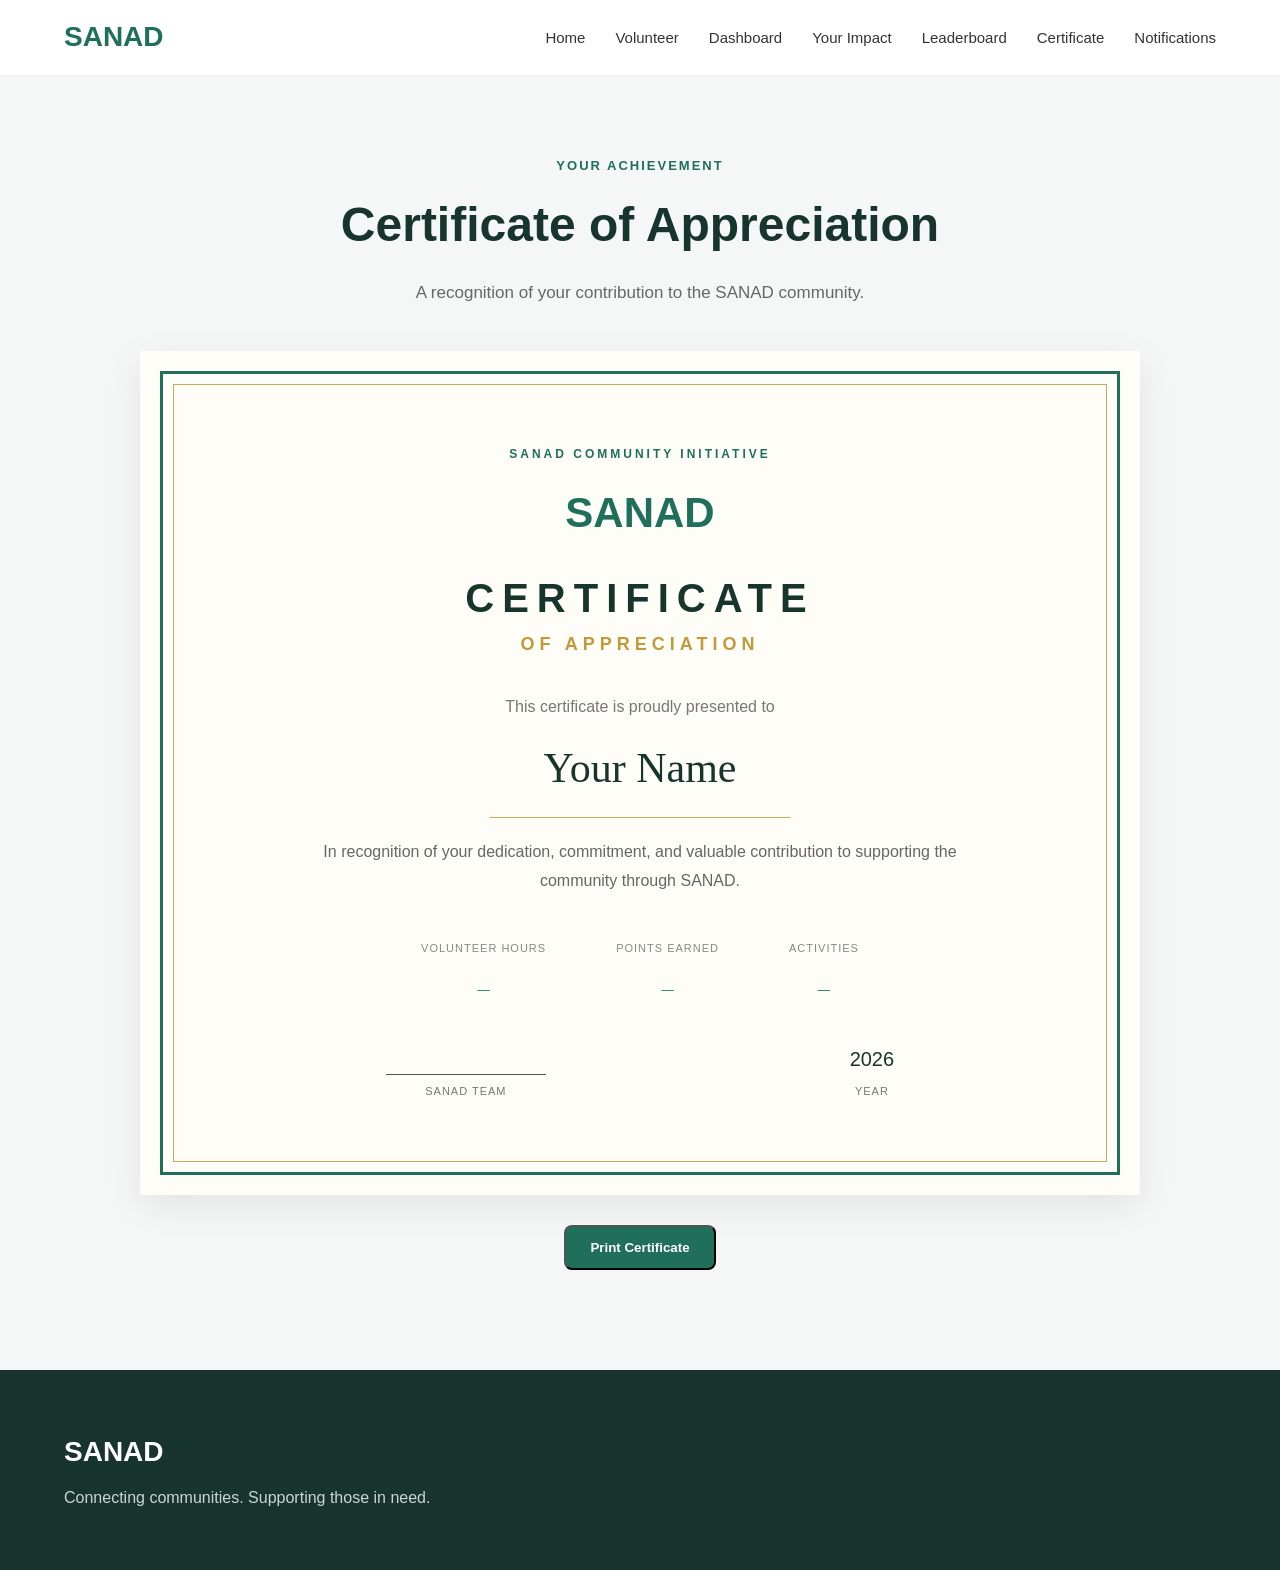
<file: Frontend/pages/certificate.html>
<!DOCTYPE html>
<html lang="en">

<head>

    <meta charset="UTF-8">

    <meta name="viewport" content="width=device-width, initial-scale=1.0">

    <title>SANAD | Certificate</title>

    <link rel="stylesheet" href="../style.css">

</head>

<body>


    <!-- Navigation -->

    <header class="navbar">

        <div class="container navbar-content">

            <a href="../index.html" class="logo">
                SANAD
            </a>

            <nav class="nav-links">

                <a href="../index.html">
                    Home
                </a>

                <a href="volunteer.html">
                    Volunteer
                </a>

                <a href="dashboard.html">
                    Dashboard
                </a>

                <a href="impact.html">
                    Your Impact
                </a>

                <a href="leaderboard.html">
                    Leaderboard
                </a>

                <a href="certificate.html">
                    Certificate
                </a>

                <a href="notifications.html">
                    Notifications
                </a>

            </nav>

        </div>

    </header>



    <!-- Certificate Page -->

    <main>

        <section class="certificate-section">

            <div class="container">


                <div class="certificate-header">

                    <p class="eyebrow">
                        YOUR ACHIEVEMENT
                    </p>

                    <h1>
                        Certificate of Appreciation
                    </h1>

                    <p>
                        A recognition of your contribution to
                        the SANAD community.
                    </p>

                </div>



                <!-- Certificate -->

                <div class="certificate-wrapper">

                    <div class="certificate">


                        <div class="certificate-border">


                            <div class="certificate-content">

                                <p class="certificate-small">
                                    SANAD COMMUNITY INITIATIVE
                                </p>


                                <div class="certificate-logo">
                                    SANAD
                                </div>


                                <p class="certificate-title">
                                    CERTIFICATE
                                </p>


                                <p class="certificate-subtitle">
                                    OF APPRECIATION
                                </p>


                                <p class="certificate-presented">
                                    This certificate is proudly presented to
                                </p>


                                <h2 class="certificate-name">
                                    Your Name
                                </h2>


                                <div class="certificate-line"></div>


                                <p class="certificate-description">
                                    In recognition of your dedication,
                                    commitment, and valuable contribution
                                    to supporting the community through
                                    SANAD.
                                </p>


                                <div class="certificate-details">


                                    <div>

                                        <span>
                                            VOLUNTEER HOURS
                                        </span>

                                        <strong>
                                            _
                                        </strong>

                                    </div>


                                    <div>

                                        <span>
                                            POINTS EARNED
                                        </span>

                                        <strong>
                                            _
                                        </strong>

                                    </div>


                                    <div>

                                        <span>
                                            ACTIVITIES
                                        </span>

                                        <strong>
                                            _
                                        </strong>

                                    </div>


                                </div>


                                <div class="certificate-footer">


                                    <div>

                                        <div class="signature-line">
                                        </div>

                                        <p>
                                            SANAD TEAM
                                        </p>

                                    </div>


                                    <div>

                                        <div class="certificate-date">
                                            2026
                                        </div>

                                        <p>
                                            YEAR
                                        </p>

                                    </div>


                                </div>


                            </div>

                        </div>

                    </div>

                </div>


                <!-- Download Button -->

                <div class="certificate-actions">

                    <button
                        class="btn btn-primary"
                        onclick="window.print()">

                        Print Certificate

                    </button>

                </div>


            </div>

        </section>

    </main>



    <!-- Footer -->

    <footer class="footer">

        <div class="container">

            <h3>
                SANAD
            </h3>

            <p>
                Connecting communities.
                Supporting those in need.
            </p>

        </div>

    </footer>


    <script src="../script.js"></script>

</body>

</html>
</file>
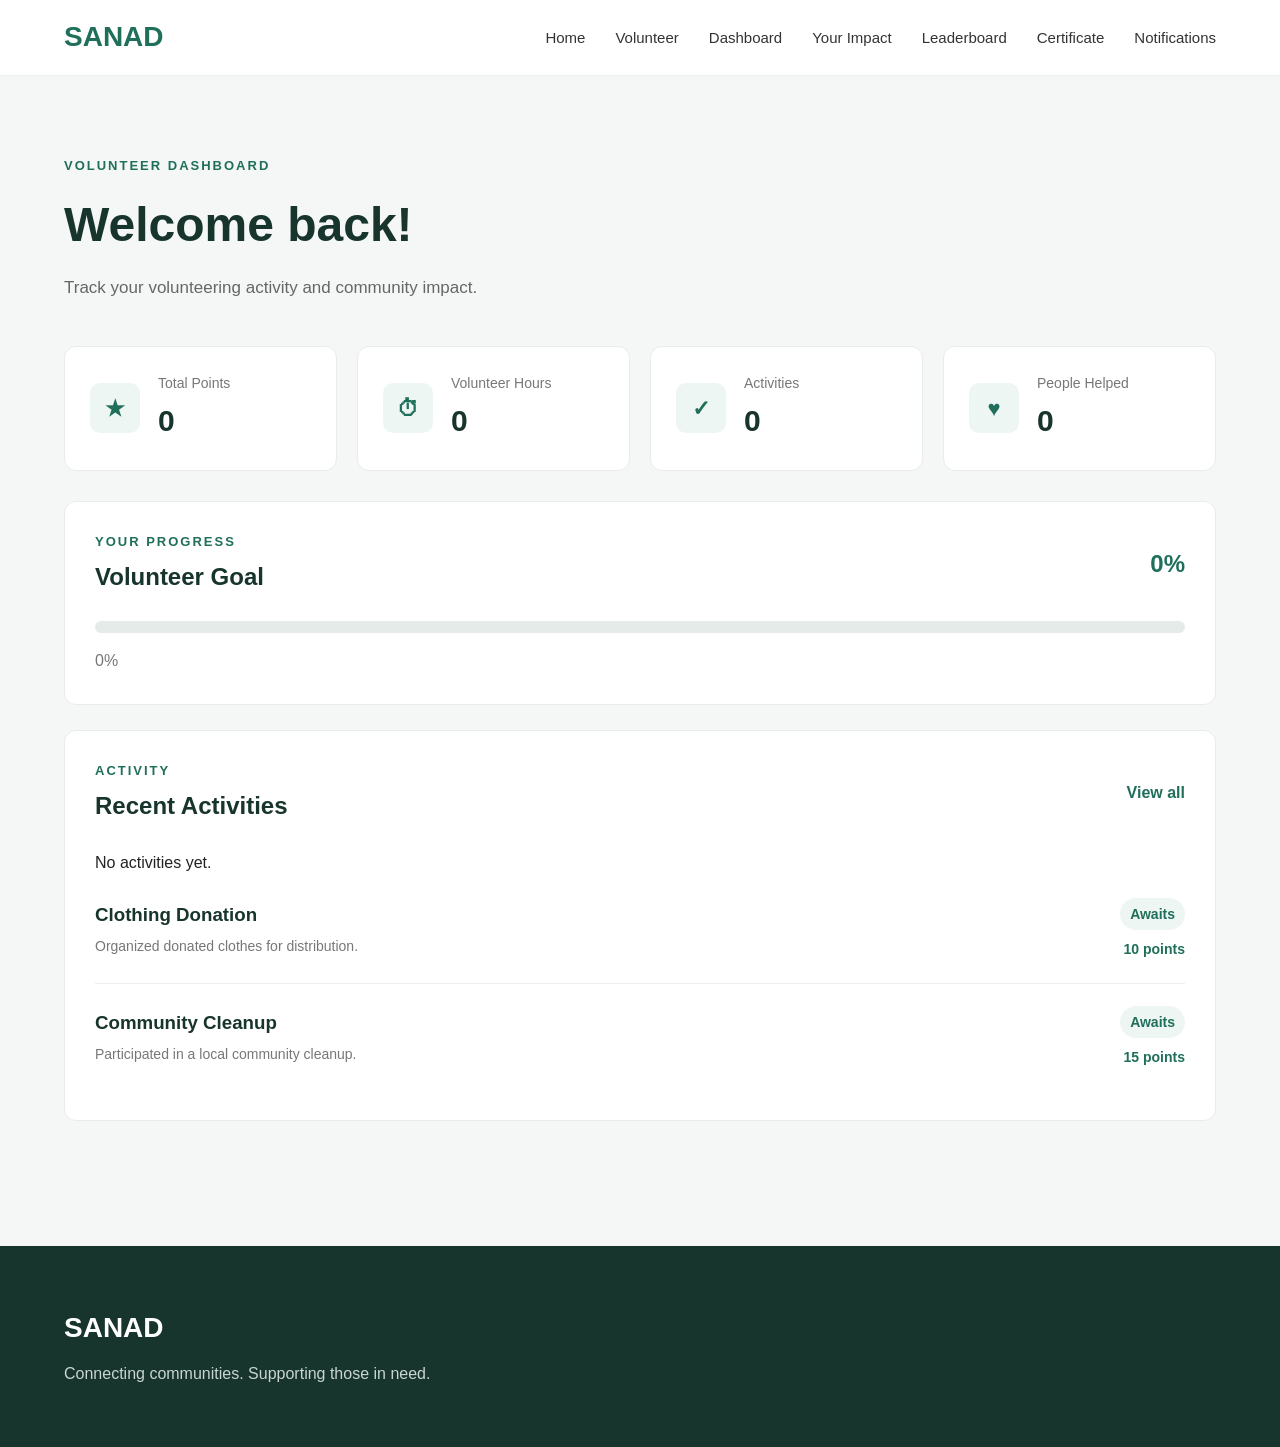
<file: Frontend/pages/dashboard.html>
<!DOCTYPE html>
<html lang="en">

<head>

    <meta charset="UTF-8">

    <meta name="viewport" content="width=device-width, initial-scale=1.0">

    <title>SANAD | Dashboard</title>

    <link rel="stylesheet" href="../style.css">

</head>

<body>


    <!-- Navigation -->

    <header class="navbar">

        <div class="container navbar-content">

            <a href="../index.html" class="logo">
                SANAD
            </a>


            <nav class="nav-links">

                <a href="../index.html">
                    Home
                </a>

                <a href="volunteer.html">
                    Volunteer
                </a>

                <a href="dashboard.html">
                    Dashboard
                </a>

                <a href="impact.html">
                    Your Impact
                </a>

                <a href="leaderboard.html">
                    Leaderboard
                </a>

                <a href="certificate.html">
                    Certificate
                </a>

                <a href="notifications.html">
                    Notifications
                </a>

            </nav>

        </div>

    </header>



    <!-- Dashboard -->

    <main>

        <section class="dashboard-section">

            <div class="container">


                <!-- Dashboard Header -->

                <div class="dashboard-header">

                    <p class="eyebrow">
                        VOLUNTEER DASHBOARD
                    </p>

                    <h1>
                        Welcome back!
                    </h1>

                    <p>
                        Track your volunteering activity and
                        community impact.
                    </p>

                </div>



                <!-- Statistics -->

                <div class="stats-grid">


                    <div class="stat-card">

                        <div class="stat-icon">
                            ★
                        </div>

                        <div>

                            <p class="stat-label">
                                Total Points
                            </p>

                           <h2 id="dashboard-points">
                                  0
                           </h2>

                        </div>

                    </div>



                    <div class="stat-card">

                        <div class="stat-icon">
                            ⏱
                        </div>

                        <div>

                            <p class="stat-label">
                                Volunteer Hours
                            </p>

                            <h2 id="dashboard-hours">
                                0
                            </h2>

                        </div>

                    </div>



                    <div class="stat-card">

                        <div class="stat-icon">
                            ✓
                        </div>

                        <div>

                            <p class="stat-label">
                                Activities
                            </p>

                            <h2 id="dashboard-activities">
                               0
                           </h2>

                        </div>

                    </div>



                    <div class="stat-card">

                        <div class="stat-icon">
                            ♥
                        </div>

                        <div>

                            <p class="stat-label">
                                People Helped
                            </p>

                            <h2 id="dashboard-people">
                              0
                            </h2>

                        </div>

                    </div>

                </div>



                <!-- Progress -->

                <div class="dashboard-card">

                    <div class="dashboard-card-header">

                        <div>

                            <p class="eyebrow">
                                YOUR PROGRESS
                            </p>

                            <h2>
                                Volunteer Goal
                            </h2>

                        </div>

                     <strong id="dashboard-progress">
                          0%
                     </strong>
                    </div>


                    <div class="progress-bar">

                        <div class="progress-fill"></div>
                        id="dashboard-progress-bar"

                    </div>


                    <p class="progress-text">
                       0%
                    </p>

                </div>



                <!-- Recent Activities -->

                <div class="dashboard-card">

                    <div class="dashboard-card-header">

                        <div>

                            <p class="eyebrow">
                                ACTIVITY
                            </p>

                            <h2>
                                Recent Activities
                            </h2>

                        </div>

                        <a href="impact.html"
                           class="text-link">

                            View all

                        </a>

                    </div>



                            
                        <div class="activity-list">

                            <p>
                               No activities yet.
                            </p>

                        </div>


                        <div class="activity-item">

                            <div>

                                <h3>
                                    Clothing Donation
                                </h3>

                                <p>
                                    Organized donated clothes
                                    for distribution.
                                </p>

                            </div>

                            <div class="activity-meta">

                                <span class="activity-status">
                                    Awaits
                                </span>

                                <span>
                                    10 points
                                </span>

                            </div>

                        </div>



                        <div class="activity-item">

                            <div>

                                <h3>
                                    Community Cleanup
                                </h3>

                                <p>
                                    Participated in a local
                                    community cleanup.
                                </p>

                            </div>

                            <div class="activity-meta">

                                <span class="activity-status">
                                    Awaits
                                </span>

                                <span>
                                    15 points
                                </span>

                            </div>

                        </div>


                    </div>

                </div>


            </div>

        </section>

    </main>



    <!-- Footer -->

    <footer class="footer">

        <div class="container">

            <h3>
                SANAD
            </h3>

            <p>
                Connecting communities.
                Supporting those in need.
            </p>

        </div>

    </footer>


    <script src="../script.js"></script>

</body>

</html>
</file>
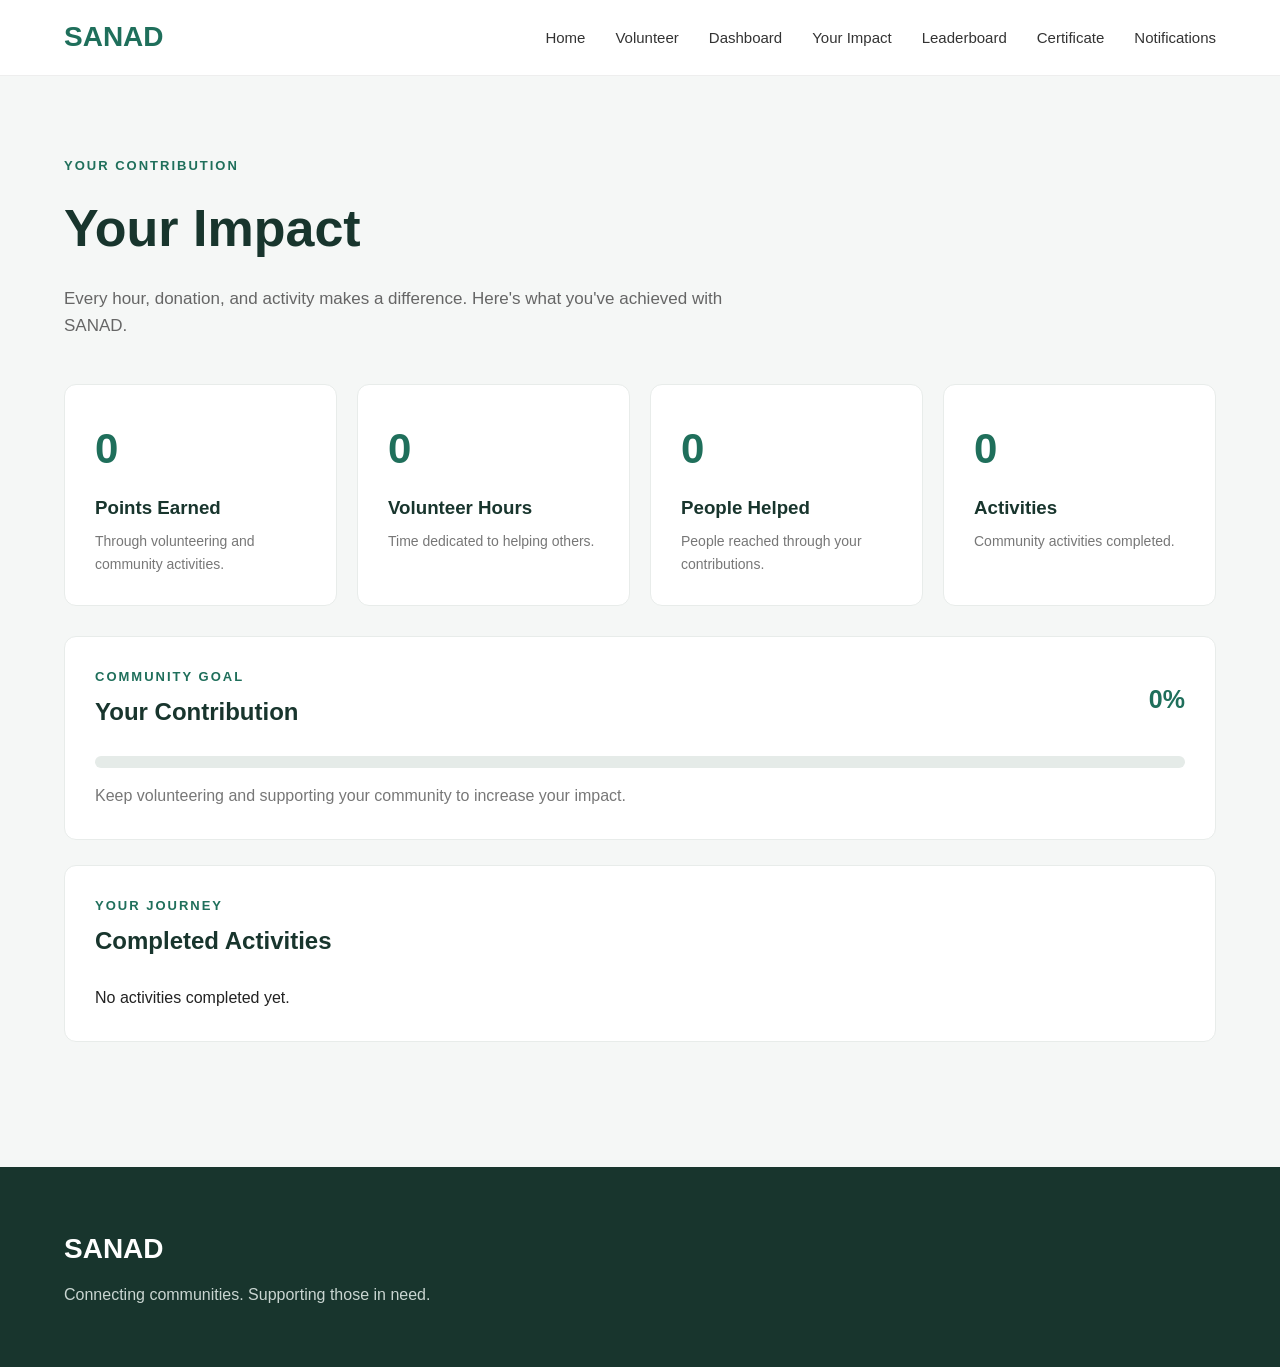
<file: Frontend/pages/impact.html>
<!DOCTYPE html>
<html lang="en">

<head>

    <meta charset="UTF-8">

    <meta name="viewport" content="width=device-width, initial-scale=1.0">

    <title>SANAD | Your Impact</title>

    <link rel="stylesheet" href="../style.css">

</head>

<body>


    <!-- Navigation -->

    <header class="navbar">

        <div class="container navbar-content">

            <a href="../index.html" class="logo">
                SANAD
            </a>


            <nav class="nav-links">

                <a href="../index.html">
                    Home
                </a>

                <a href="volunteer.html">
                    Volunteer
                </a>

                <a href="dashboard.html">
                    Dashboard
                </a>

                <a href="impact.html">
                    Your Impact
                </a>

                <a href="leaderboard.html">
                    Leaderboard
                </a>

                <a href="certificate.html">
                    Certificate
                </a>

                <a href="notifications.html">
                    Notifications
                </a>

            </nav>

        </div>

    </header>



    <!-- Impact Page -->

    <main>

        <section class="impact-section">

            <div class="container">


                <!-- Header -->

                <div class="impact-header">

                    <p class="eyebrow">
                        YOUR CONTRIBUTION
                    </p>

                    <h1>
                        Your Impact
                    </h1>

                    <p>
                        Every hour, donation, and activity makes
                        a difference. Here's what you've achieved
                        with SANAD.
                    </p>

                </div>



                <!-- Impact Statistics -->

                <div class="impact-grid">


                    <div class="impact-card">

                        <div class="impact-number">
                            0
                        </div>

                        <h3>
                            Points Earned
                        </h3>

                        <p>
                            Through volunteering and community
                            activities.
                        </p>

                    </div>



                    <div class="impact-card">

                        <div class="impact-number">
                            0
                        </div>

                        <h3>
                            Volunteer Hours
                        </h3>

                        <p>
                            Time dedicated to helping others.
                        </p>

                    </div>



                    <div class="impact-card">

                        <div class="impact-number">
                            0
                        </div>

                        <h3>
                            People Helped
                        </h3>

                        <p>
                            People reached through your
                            contributions.
                        </p>

                    </div>



                    <div class="impact-card">

                        <div class="impact-number">
                            0
                        </div>

                        <h3>
                            Activities
                        </h3>

                        <p>
                            Community activities completed.
                        </p>

                    </div>


                </div>



                <!-- Progress -->

                <div class="impact-panel">

                    <div class="impact-panel-header">

                        <div>

                            <p class="eyebrow">
                                COMMUNITY GOAL
                            </p>

                            <h2>
                                Your Contribution
                            </h2>

                        </div>

                        <strong>
                            0%
                        </strong>

                    </div>


                    <div class="impact-progress">

                        <div class="impact-progress-fill">
                        </div>

                    </div>


                    <p>
                        Keep volunteering and supporting
                        your community to increase your impact.
                    </p>

                </div>



                <!-- Impact Activities -->

                <div class="impact-panel">

                    <div class="impact-panel-header">

                        <div>

                            <p class="eyebrow">
                                YOUR JOURNEY
                            </p>

                            <h2>
                                Completed Activities
                            </h2>

                        </div>

                    </div>


                    <div class="impact-timeline">

                       <p>
                          No activities completed yet.
                       </p>
                       
                        </div>


                    </div>

                </div>


            </div>

        </section>

    </main>



    <!-- Footer -->

    <footer class="footer">

        <div class="container">

            <h3>
                SANAD
            </h3>

            <p>
                Connecting communities.
                Supporting those in need.
            </p>

        </div>

    </footer>


    <script src="../script.js"></script>

</body>

</html>
</file>
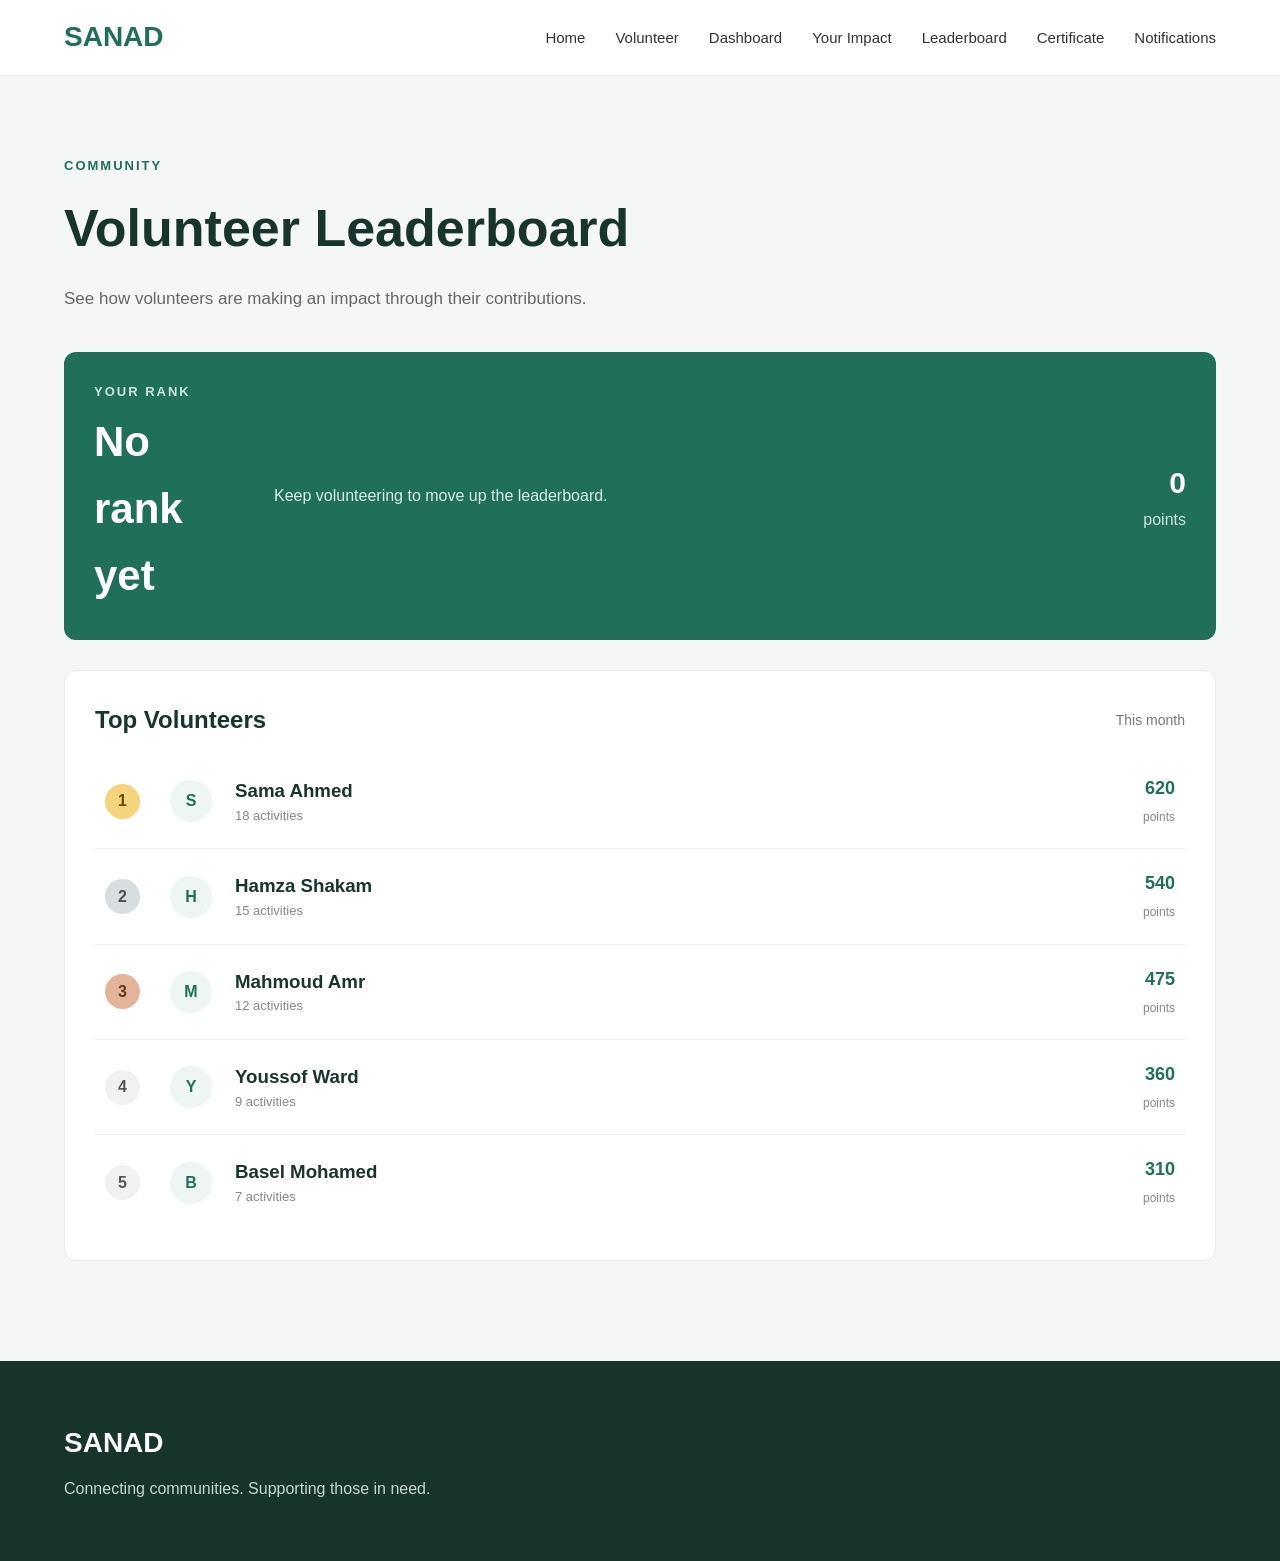
<file: Frontend/pages/leaderboard.html>
<!DOCTYPE html>
<html lang="en">

<head>

    <meta charset="UTF-8">

    <meta name="viewport" content="width=device-width, initial-scale=1.0">

    <title>SANAD | Leaderboard</title>

    <link rel="stylesheet" href="../style.css">

</head>

<body>


    <!-- Navigation -->

    <header class="navbar">

        <div class="container navbar-content">

            <a href="../index.html" class="logo">
                SANAD
            </a>


            <nav class="nav-links">

                <a href="../index.html">
                    Home
                </a>

                <a href="volunteer.html">
                    Volunteer
                </a>

                <a href="dashboard.html">
                    Dashboard
                </a>

                <a href="impact.html">
                    Your Impact
                </a>

                <a href="leaderboard.html">
                    Leaderboard
                </a>

                <a href="certificate.html">
                    Certificate
                </a>

                <a href="notifications.html">
                    Notifications
                </a>

            </nav>

        </div>

    </header>



    <!-- Leaderboard -->

    <main>

        <section class="leaderboard-section">

            <div class="container">


                <!-- Header -->

                <div class="leaderboard-header">

                    <p class="eyebrow">
                        COMMUNITY
                    </p>

                    <h1>
                        Volunteer Leaderboard
                    </h1>

                    <p>
                        See how volunteers are making an impact
                        through their contributions.
                    </p>

                </div>



                <!-- Current User -->

                <div class="your-rank-card">

                    <div>

                        <p class="eyebrow">
                            YOUR RANK
                        </p>

                        <h2>
                            No rank yet
                        </h2>

                    </div>

                    <div>

                        <p>
                            Keep volunteering to move up
                            the leaderboard.
                        </p>

                    </div>

                    <div class="your-points">

                        <strong>
                            0
                        </strong>

                        <span>
                            points
                        </span>

                    </div>

                </div>



                <!-- Leaderboard -->

                <div class="leaderboard-card">

                    <div class="leaderboard-title">

                        <h2>
                            Top Volunteers
                        </h2>

                        <span>
                            This month
                        </span>

                    </div>



                    <!-- Volunteer 1 -->

                    <div class="leaderboard-row">

                        <div class="rank rank-gold">
                            1
                        </div>

                        <div class="avatar">
                            S
                        </div>

                        <div class="volunteer-info">

                            <h3>
                                Sama Ahmed
                            </h3>

                            <p>
                                18 activities
                            </p>

                        </div>

                        <div class="leaderboard-points">

                            <strong>
                                620
                            </strong>

                            <span>
                                points
                            </span>

                        </div>

                    </div>



                    <!-- Volunteer 2 -->

                    <div class="leaderboard-row">

                        <div class="rank rank-silver">
                            2
                        </div>

                        <div class="avatar">
                            H
                        </div>

                        <div class="volunteer-info">

                            <h3>
                                Hamza Shakam
                            </h3>

                            <p>
                                15 activities
                            </p>

                        </div>

                        <div class="leaderboard-points">

                            <strong>
                                540
                            </strong>

                            <span>
                                points
                            </span>

                        </div>

                    </div>



                    <!-- Volunteer 3 -->

                    <div class="leaderboard-row">

                        <div class="rank rank-bronze">
                            3
                        </div>

                        <div class="avatar">
                            M
                        </div>

                        <div class="volunteer-info">

                            <h3>
                                Mahmoud Amr
                            </h3>

                            <p>
                                12 activities
                            </p>

                        </div>

                        <div class="leaderboard-points">

                            <strong>
                                475
                            </strong>

                            <span>
                                points
                            </span>

                        </div>

                    </div>



                    <!-- Volunteer 4 -->

                    <div class="leaderboard-row">

                        <div class="rank">
                            4
                        </div>

                        <div class="avatar">
                            Y
                        </div>

                        <div class="volunteer-info">

                            <h3>
                                Youssof Ward
                            
                            </h3>

                            <p>
                                9 activities
                            </p>

                        </div>

                        <div class="leaderboard-points">

                            <strong>
                                360
                            </strong>

                            <span>
                                points
                            </span>

                        </div>

                    </div>

                    <!-- Volunteer 5 -->

                    <div class="leaderboard-row">

                        <div class="rank">
                            5
                        </div>

                        <div class="avatar">
                            B
                        </div>

                        <div class="volunteer-info">

                            <h3>
                                Basel Mohamed
                            </h3>

                            <p>
                                7 activities
                            </p>

                        </div>

                        <div class="leaderboard-points">

                            <strong>
                                310
                            </strong>

                            <span>
                                points
                            </span>

                        </div>

                    </div>


                </div>


            </div>

        </section>

    </main>



    <!-- Footer -->

    <footer class="footer">

        <div class="container">

            <h3>
                SANAD
            </h3>

            <p>
                Connecting communities.
                Supporting those in need.
            </p>

        </div>

    </footer>


    <script src="../script.js"></script>

</body>

</html>
</file>
<file: Frontend/style.css>
/* =========================
   RESET
========================= */

* {
    margin: 0;
    padding: 0;
    box-sizing: border-box;
}

html {
    scroll-behavior: smooth;
}

body {
    font-family: Arial, sans-serif;
    color: #222;
    background-color: #ffffff;
    line-height: 1.6;
}

a {
    text-decoration: none;
    color: inherit;
}


/* =========================
   GENERAL
========================= */

.container {
    width: 90%;
    max-width: 1200px;
    margin: 0 auto;
}

.section {
    padding: 100px 0;
}

.section-light {
    background-color: #f5f7f6;
}

.section-heading {
    max-width: 700px;
    margin-bottom: 40px;
}

.section-heading h2 {
    font-size: 42px;
    line-height: 1.2;
    margin: 10px 0 20px;
}

.section-heading p {
    color: #666;
}


/* =========================
   NAVBAR
========================= */

.navbar {
    width: 100%;
    background-color: #ffffff;
    border-bottom: 1px solid #eeeeee;
    position: sticky;
    top: 0;
    z-index: 1000;
}

.navbar-content {
    min-height: 75px;
    display: flex;
    align-items: center;
    justify-content: space-between;
    gap: 30px;
}

.logo {
    font-size: 28px;
    font-weight: 800;
    color: #1f6f5b;
}

.nav-links {
    display: flex;
    align-items: center;
    gap: 30px;
}

.nav-links a {
    color: #333;
    font-size: 15px;
    transition: 0.2s;
}

.nav-links a:hover {
    color: #1f6f5b;
}


/* =========================
   BUTTONS
========================= */

.btn {
    display: inline-block;
    padding: 13px 24px;
    border-radius: 8px;
    font-weight: 600;
    transition: 0.2s;
    cursor: pointer;
}

.btn-primary {
    background-color: #1f6f5b;
    color: white;
}

.btn-primary:hover {
    background-color: #175545;
}

.btn-secondary {
    border: 1px solid #1f6f5b;
    color: #1f6f5b;
    background-color: white;
}

.btn-secondary:hover {
    background-color: #eef6f3;
}


/* =========================
   HERO
========================= */

.hero {
    min-height: 650px;
    display: flex;
    align-items: center;
    background-color: #eef6f3;
}

.hero-content {
    display: flex;
    align-items: center;
}

.hero-text {
    max-width: 750px;
}

.eyebrow {
    color: #1f6f5b;
    font-size: 13px;
    font-weight: 700;
    letter-spacing: 2px;
}

.hero h1 {
    font-size: 64px;
    line-height: 1.05;
    margin: 20px 0;
    color: #18352d;
}

.hero h1 span {
    color: #1f6f5b;
}

.hero-description {
    max-width: 600px;
    font-size: 18px;
    color: #555;
    margin-bottom: 30px;
}

.hero-buttons {
    display: flex;
    gap: 15px;
    flex-wrap: wrap;
}


/* =========================
   FOOTER
========================= */

.footer {
    background-color: #18352d;
    color: white;
    padding: 60px 0;
}

.footer h3 {
    font-size: 28px;
    margin-bottom: 10px;
}

.footer p {
    color: #c9d5d1;
}

.copyright {
    margin-top: 30px;
    font-size: 14px;
}


/* =========================
   RESPONSIVE
========================= */

@media (max-width: 768px) {

    .navbar-content {
        flex-wrap: wrap;
        padding: 15px 0;
    }

    .nav-links {
        order: 3;
        width: 100%;
        justify-content: center;
        gap: 15px;
        flex-wrap: wrap;
    }

    .hero {
        min-height: 550px;
    }

    .hero h1 {
        font-size: 44px;
    }

    .section-heading h2 {
        font-size: 34px;
    }

}
/* =========================
   DASHBOARD
========================= */

.dashboard-section {
    padding: 80px 0 100px;
    background-color: #f5f7f6;
    min-height: 80vh;
}

.dashboard-header {
    margin-bottom: 45px;
}

.dashboard-header h1 {
    font-size: 48px;
    color: #18352d;
    margin: 10px 0;
}

.dashboard-header p:not(.eyebrow) {
    color: #666;
    font-size: 17px;
}


/* =========================
   STATISTICS
========================= */

.stats-grid {
    display: grid;
    grid-template-columns: repeat(4, 1fr);
    gap: 20px;
    margin-bottom: 30px;
}

.stat-card {
    background-color: white;
    border-radius: 12px;
    padding: 25px;
    display: flex;
    align-items: center;
    gap: 18px;
    border: 1px solid #e8ecea;
}

.stat-icon {
    width: 50px;
    height: 50px;
    border-radius: 10px;
    background-color: #eef6f3;
    color: #1f6f5b;
    display: flex;
    align-items: center;
    justify-content: center;
    font-size: 22px;
    font-weight: bold;
}

.stat-label {
    color: #777;
    font-size: 14px;
    margin-bottom: 3px;
}

.stat-card h2 {
    color: #18352d;
    font-size: 30px;
}


/* =========================
   DASHBOARD CARDS
========================= */

.dashboard-card {
    background-color: white;
    border: 1px solid #e8ecea;
    border-radius: 12px;
    padding: 30px;
    margin-bottom: 25px;
}

.dashboard-card-header {
    display: flex;
    align-items: center;
    justify-content: space-between;
    gap: 20px;
    margin-bottom: 25px;
}

.dashboard-card-header h2 {
    color: #18352d;
    margin-top: 5px;
}

.dashboard-card-header strong {
    color: #1f6f5b;
    font-size: 24px;
}

.text-link {
    color: #1f6f5b;
    font-weight: 600;
}


/* =========================
   PROGRESS BAR
========================= */

.progress-bar {
    width: 100%;
    height: 12px;
    background-color: #e5ebe8;
    border-radius: 20px;
    overflow: hidden;
}

.progress-fill {
    width: 0%;
    height: 100%;
    background-color: #1f6f5b;
    border-radius: 20px;
}

.progress-text {
    margin-top: 15px;
    color: #777;
}


/* =========================
   ACTIVITIES
========================= */

.activity-list {
    display: flex;
    flex-direction: column;
}

.activity-item {
    padding: 22px 0;
    border-bottom: 1px solid #eeeeee;
    display: flex;
    justify-content: space-between;
    align-items: center;
    gap: 20px;
}

.activity-item:last-child {
    border-bottom: none;
}

.activity-item h3 {
    color: #18352d;
    margin-bottom: 5px;
}

.activity-item p {
    color: #777;
    font-size: 14px;
}

.activity-meta {
    display: flex;
    flex-direction: column;
    align-items: flex-end;
    gap: 8px;
    white-space: nowrap;
    color: #1f6f5b;
    font-weight: 600;
    font-size: 14px;
}

.activity-status {
    background-color: #eef6f3;
    padding: 5px 10px;
    border-radius: 20px;
}


/* =========================
   DASHBOARD MOBILE
========================= */

@media (max-width: 900px) {

    .stats-grid {
        grid-template-columns: repeat(2, 1fr);
    }

}


@media (max-width: 600px) {

    .dashboard-header h1 {
        font-size: 36px;
    }

    .stats-grid {
        grid-template-columns: 1fr;
    }

    .dashboard-card {
        padding: 20px;
    }

    .activity-item {
        flex-direction: column;
        align-items: flex-start;
    }

    .activity-meta {
        align-items: flex-start;
    }

}
/* =========================
   YOUR IMPACT
========================= */

.impact-section {
    padding: 80px 0 100px;
    background-color: #f5f7f6;
    min-height: 80vh;
}

.impact-header {
    max-width: 700px;
    margin-bottom: 45px;
}

.impact-header h1 {
    font-size: 52px;
    color: #18352d;
    margin: 10px 0 15px;
}

.impact-header > p:not(.eyebrow) {
    color: #666;
    font-size: 17px;
}


/* =========================
   IMPACT STATISTICS
========================= */

.impact-grid {
    display: grid;
    grid-template-columns: repeat(4, 1fr);
    gap: 20px;
    margin-bottom: 30px;
}

.impact-card {
    background-color: white;
    border: 1px solid #e8ecea;
    border-radius: 12px;
    padding: 30px;
}

.impact-number {
    font-size: 42px;
    font-weight: 700;
    color: #1f6f5b;
    margin-bottom: 10px;
}

.impact-card h3 {
    color: #18352d;
    margin-bottom: 8px;
}

.impact-card p {
    color: #777;
    font-size: 14px;
}


/* =========================
   IMPACT PANELS
========================= */

.impact-panel {
    background-color: white;
    border: 1px solid #e8ecea;
    border-radius: 12px;
    padding: 30px;
    margin-bottom: 25px;
}

.impact-panel-header {
    display: flex;
    align-items: center;
    justify-content: space-between;
    gap: 20px;
    margin-bottom: 25px;
}

.impact-panel-header h2 {
    color: #18352d;
    margin-top: 5px;
}

.impact-panel-header strong {
    font-size: 25px;
    color: #1f6f5b;
}


/* =========================
   IMPACT PROGRESS
========================= */

.impact-progress {
    width: 100%;
    height: 12px;
    background-color: #e5ebe8;
    border-radius: 20px;
    overflow: hidden;
    margin-bottom: 15px;
}

.impact-progress-fill {
    width: 0%;
    height: 100%;
    background-color: #1f6f5b;
    border-radius: 20px;
}

.impact-panel > p {
    color: #777;
}


/* =========================
   IMPACT TIMELINE
========================= */

.impact-timeline {
    display: flex;
    flex-direction: column;
}

.impact-activity {
    display: flex;
    gap: 20px;
    padding: 20px 0;
    border-bottom: 1px solid #eeeeee;
}

.impact-activity:last-child {
    border-bottom: none;
}

.impact-dot {
    min-width: 38px;
    height: 38px;
    border-radius: 50%;
    background-color: #eef6f3;
    color: #1f6f5b;
    display: flex;
    align-items: center;
    justify-content: center;
    font-weight: bold;
}

.impact-activity h3 {
    color: #18352d;
    margin-bottom: 5px;
}

.impact-activity p {
    color: #777;
    font-size: 14px;
    margin-bottom: 5px;
}

.impact-activity span {
    color: #1f6f5b;
    font-weight: 600;
    font-size: 14px;
}


/* =========================
   IMPACT MOBILE
========================= */

@media (max-width: 900px) {

    .impact-grid {
        grid-template-columns: repeat(2, 1fr);
    }

}


@media (max-width: 600px) {

    .impact-header h1 {
        font-size: 38px;
    }

    .impact-grid {
        grid-template-columns: 1fr;
    }

    .impact-panel {
        padding: 20px;
    }

}
/* =========================
   LEADERBOARD
========================= */

.leaderboard-section {
    padding: 80px 0 100px;
    background-color: #f5f7f6;
    min-height: 80vh;
}

.leaderboard-header {
    max-width: 700px;
    margin-bottom: 40px;
}

.leaderboard-header h1 {
    font-size: 52px;
    color: #18352d;
    margin: 10px 0 15px;
}

.leaderboard-header p:not(.eyebrow) {
    color: #666;
    font-size: 17px;
}


/* =========================
   YOUR RANK
========================= */

.your-rank-card {
    background-color: #1f6f5b;
    color: white;
    border-radius: 12px;
    padding: 30px;
    display: grid;
    grid-template-columns: 150px 1fr 150px;
    align-items: center;
    gap: 30px;
    margin-bottom: 30px;
}

.your-rank-card .eyebrow {
    color: #cde6dd;
}

.your-rank-card h2 {
    font-size: 42px;
    margin-top: 5px;
}

.your-rank-card p:not(.eyebrow) {
    color: #dcece7;
}

.your-points {
    text-align: right;
}

.your-points strong {
    display: block;
    font-size: 30px;
}

.your-points span {
    color: #cde6dd;
}


/* =========================
   LEADERBOARD CARD
========================= */

.leaderboard-card {
    background-color: white;
    border: 1px solid #e8ecea;
    border-radius: 12px;
    padding: 30px;
}

.leaderboard-title {
    display: flex;
    justify-content: space-between;
    align-items: center;
    margin-bottom: 15px;
}

.leaderboard-title h2 {
    color: #18352d;
}

.leaderboard-title span {
    color: #777;
    font-size: 14px;
}


/* =========================
   LEADERBOARD ROW
========================= */

.leaderboard-row {
    display: grid;
    grid-template-columns: 50px 50px 1fr 120px;
    align-items: center;
    gap: 15px;
    padding: 20px 10px;
    border-bottom: 1px solid #eeeeee;
}

.leaderboard-row:last-child {
    border-bottom: none;
}

.rank {
    width: 35px;
    height: 35px;
    display: flex;
    align-items: center;
    justify-content: center;
    border-radius: 50%;
    background-color: #f0f2f1;
    color: #555;
    font-weight: 700;
}

.rank-gold {
    background-color: #f4d47c;
    color: #684d00;
}

.rank-silver {
    background-color: #d8dde0;
    color: #475057;
}

.rank-bronze {
    background-color: #e4b49a;
    color: #65351e;
}


/* =========================
   AVATAR
========================= */

.avatar {
    width: 42px;
    height: 42px;
    border-radius: 50%;
    background-color: #eef6f3;
    color: #1f6f5b;
    display: flex;
    align-items: center;
    justify-content: center;
    font-weight: 700;
}


/* =========================
   VOLUNTEER INFO
========================= */

.volunteer-info h3 {
    color: #18352d;
}

.volunteer-info p {
    color: #888;
    font-size: 13px;
}


/* =========================
   POINTS
========================= */

.leaderboard-points {
    text-align: right;
}

.leaderboard-points strong {
    display: block;
    color: #1f6f5b;
    font-size: 18px;
}

.leaderboard-points span {
    color: #888;
    font-size: 12px;
}


/* =========================
   CURRENT USER
========================= */

.current-user {
    background-color: #eef6f3;
    border-radius: 8px;
}


/* =========================
   LEADERBOARD MOBILE
========================= */

@media (max-width: 700px) {

    .leaderboard-header h1 {
        font-size: 38px;
    }

    .your-rank-card {
        grid-template-columns: 1fr;
        gap: 15px;
    }

    .your-points {
        text-align: left;
    }

    .leaderboard-row {
        grid-template-columns: 40px 45px 1fr;
    }

    .leaderboard-points {
        grid-column: 3;
        text-align: left;
    }

}
/* =========================
   CERTIFICATE
========================= */

.certificate-section {
    padding: 80px 0 100px;
    background-color: #f5f7f6;
    min-height: 80vh;
}

.certificate-header {
    text-align: center;
    max-width: 700px;
    margin: 0 auto 45px;
}

.certificate-header h1 {
    font-size: 48px;
    color: #18352d;
    margin: 10px 0 15px;
}

.certificate-header p:not(.eyebrow) {
    color: #666;
    font-size: 17px;
}


/* =========================
   CERTIFICATE CONTAINER
========================= */

.certificate-wrapper {
    max-width: 1000px;
    margin: 0 auto;
}

.certificate {
    background-color: #fffdf7;
    padding: 20px;
    box-shadow: 0 10px 35px rgba(0, 0, 0, 0.08);
}

.certificate-border {
    border: 3px solid #1f6f5b;
    padding: 10px;
}

.certificate-content {
    border: 1px solid #c8a95b;
    padding: 60px;
    text-align: center;
}


/* =========================
   CERTIFICATE TEXT
========================= */

.certificate-small {
    color: #1f6f5b;
    font-size: 12px;
    font-weight: 700;
    letter-spacing: 3px;
}

.certificate-logo {
    color: #1f6f5b;
    font-size: 42px;
    font-weight: 800;
    margin: 15px 0 5px;
}

.certificate-title {
    color: #18352d;
    font-size: 40px;
    font-weight: 700;
    letter-spacing: 8px;
    margin-top: 20px;
}

.certificate-subtitle {
    color: #c29a3a;
    font-size: 18px;
    font-weight: 700;
    letter-spacing: 5px;
}

.certificate-presented {
    color: #777;
    margin-top: 35px;
}

.certificate-name {
    color: #18352d;
    font-family: Georgia, serif;
    font-size: 42px;
    font-weight: 400;
    margin: 15px 0;
}

.certificate-line {
    width: 300px;
    max-width: 80%;
    height: 1px;
    background-color: #c8a95b;
    margin: 0 auto 20px;
}

.certificate-description {
    max-width: 650px;
    margin: 0 auto;
    color: #666;
    line-height: 1.8;
}


/* =========================
   CERTIFICATE DETAILS
========================= */

.certificate-details {
    display: flex;
    justify-content: center;
    gap: 70px;
    margin: 45px 0;
}

.certificate-details div {
    display: flex;
    flex-direction: column;
    gap: 5px;
}

.certificate-details span {
    color: #888;
    font-size: 11px;
    letter-spacing: 1px;
}

.certificate-details strong {
    color: #1f6f5b;
    font-size: 22px;
}


/* =========================
   CERTIFICATE FOOTER
========================= */

.certificate-footer {
    display: flex;
    justify-content: space-around;
    align-items: flex-end;
    margin-top: 30px;
}

.signature-line {
    width: 160px;
    border-bottom: 1px solid #555;
    margin-bottom: 8px;
}

.certificate-footer p {
    color: #777;
    font-size: 11px;
    letter-spacing: 1px;
}

.certificate-date {
    color: #18352d;
    font-size: 20px;
    margin-bottom: 8px;
}


/* =========================
   CERTIFICATE ACTIONS
========================= */

.certificate-actions {
    text-align: center;
    margin-top: 30px;
}


/* =========================
   CERTIFICATE MOBILE
========================= */

@media (max-width: 700px) {

    .certificate-header h1 {
        font-size: 36px;
    }

    .certificate-content {
        padding: 35px 20px;
    }

    .certificate-title {
        font-size: 28px;
        letter-spacing: 5px;
    }

    .certificate-name {
        font-size: 32px;
    }

    .certificate-details {
        flex-direction: column;
        gap: 20px;
    }

    .certificate-footer {
        gap: 30px;
    }

}
/* =========================
   NOTIFICATIONS
========================= */

.notifications-section {
    padding: 80px 0 100px;
    background-color: #f5f7f6;
    min-height: 80vh;
}

.notifications-header {
    display: flex;
    justify-content: space-between;
    align-items: flex-end;
    gap: 30px;
    margin-bottom: 40px;
}

.notifications-header h1 {
    font-size: 52px;
    color: #18352d;
    margin: 10px 0 15px;
}

.notifications-header p:not(.eyebrow) {
    color: #666;
    font-size: 17px;
}

.mark-read-btn {
    border: none;
    background: transparent;
    color: #1f6f5b;
    font-weight: 600;
    cursor: pointer;
    font-size: 14px;
}


/* =========================
   NOTIFICATIONS CARD
========================= */

.notifications-card {
    max-width: 900px;
    background-color: white;
    border: 1px solid #e8ecea;
    border-radius: 12px;
    overflow: hidden;
}


/* =========================
   NOTIFICATION ITEM
========================= */

.notification-item {
    display: flex;
    gap: 20px;
    padding: 25px 30px;
    border-bottom: 1px solid #eeeeee;
}

.notification-item:last-child {
    border-bottom: none;
}

.notification-item.unread {
    background-color: #f8fbfa;
}


/* =========================
   NOTIFICATION ICON
========================= */

.notification-icon {
    min-width: 45px;
    height: 45px;
    border-radius: 50%;
    background-color: #eef6f3;
    color: #1f6f5b;
    display: flex;
    align-items: center;
    justify-content: center;
    font-weight: 700;
    font-size: 18px;
}


/* =========================
   NOTIFICATION CONTENT
========================= */

.notification-content {
    flex: 1;
}

.notification-title {
    display: flex;
    align-items: center;
    gap: 10px;
    margin-bottom: 5px;
}

.notification-title h3 {
    color: #18352d;
}

.notification-content p {
    color: #666;
    font-size: 14px;
    margin-bottom: 8px;
}

.notification-time {
    color: #999;
    font-size: 12px;
}


/* =========================
   UNREAD DOT
========================= */

.unread-dot {
    width: 8px;
    height: 8px;
    background-color: #1f6f5b;
    border-radius: 50%;
}


/* =========================
   NOTIFICATIONS MOBILE
========================= */

@media (max-width: 700px) {

    .notifications-header {
        flex-direction: column;
        align-items: flex-start;
    }

    .notifications-header h1 {
        font-size: 38px;
    }

    .notification-item {
        padding: 20px;
    }
}::details-content
 #map {
     width: 100%;
     height: 500px;
     border-radius: 16px;
     margin-top: 30px;
     background: #e9ecef;
     display: flex;
     align-items: center;
     justify-content: center;
     color: #555;
     font-size: 18px;
 }
/* =========================
   KOSHKS PAGE
========================= */

.koshk-controls {
    display: flex;
    gap: 15px;
    margin: 30px 0 25px;
    max-width: 900px;
}

.koshk-controls input,
.koshk-controls select {
    height: 48px;
    border: 1px solid #dfe5e2;
    border-radius: 10px;
    background-color: white;
    color: #18352d;
    font-family: Arial, sans-serif;
    font-size: 15px;
    outline: none;
    transition: 0.2s;
}

.koshk-controls input {
    flex: 1;
    padding: 0 16px;
}

.koshk-controls select {
    width: 190px;
    padding: 0 14px;
    cursor: pointer;
}

.koshk-controls input:focus,
.koshk-controls select:focus {
    border-color: #1f6f5b;
    box-shadow: 0 0 0 3px #eef6f3;
}


/* =========================
   KOSHKS MAP
========================= */

#koshk-map {
    width: 100%;
    height: 560px;
    border-radius: 18px;
    overflow: hidden;
    border: 1px solid #dfe5e2;
    box-shadow: 0 8px 25px rgba(24, 53, 45, 0.08);
}


/* =========================
   MAP POPUP
========================= */

.leaflet-popup-content-wrapper {
    border-radius: 12px;
}

.leaflet-popup-content {
    font-family: Arial, sans-serif;
    color: #555;
    line-height: 1.6;
}

.leaflet-popup-content strong {
    color: #18352d;
    font-size: 16px;
}


/* =========================
   KOSHK MAP MARKERS
========================= */

.koshk-marker {
    background: transparent;
    border: none;
}


/* =========================
   KOSHKS MOBILE
========================= */

@media (max-width: 700px) {

    .koshk-controls {
        flex-direction: column;
    }

    .koshk-controls select {
        width: 100%;
    }

    #koshk-map {
        height: 450px;
        border-radius: 14px;
    }

}
/* =========================
   AUTHENTICATION
========================= */

.auth-page {
    min-height: 100vh;
    background-color: #eef6f3;
    display: flex;
    align-items: center;
    justify-content: center;
    padding: 40px 20px;
}

.auth-card {
    width: 100%;
    max-width: 460px;
    background-color: white;
    border: 1px solid #e8ecea;
    border-radius: 12px;
    padding: 45px;
    box-shadow: 0 10px 30px rgba(24, 53, 45, 0.08);
}

.auth-header {
    margin-bottom: 30px;
}

.auth-header h1 {
    font-size: 38px;
    line-height: 1.2;
    color: #18352d;
    margin: 10px 0 12px;
}

.auth-header p:not(.eyebrow) {
    color: #666;
    font-size: 15px;
}

.form-group {
    margin-bottom: 20px;
}

.form-group label {
    display: block;
    color: #18352d;
    font-size: 14px;
    font-weight: 600;
    margin-bottom: 7px;
}

.form-group input {
    width: 100%;
    padding: 13px 14px;
    border: 1px solid #dfe5e2;
    border-radius: 8px;
    font-family: Arial, sans-serif;
    font-size: 15px;
    outline: none;
    transition: 0.2s;
}

.form-group input:focus {
    border-color: #1f6f5b;
    box-shadow: 0 0 0 3px #eef6f3;
}

.auth-button {
    width: 100%;
    border: none;
    font-size: 15px;
    margin-top: 5px;
}

.auth-message {
    min-height: 22px;
    margin-top: 15px;
    font-size: 14px;
}

.auth-footer {
    margin-top: 25px;
    padding-top: 20px;
    border-top: 1px solid #eeeeee;
    text-align: center;
}

.auth-footer p {
    color: #777;
    font-size: 14px;
}

.auth-footer a {
    color: #1f6f5b;
    font-weight: 600;
}

.auth-footer a:hover {
    color: #175545;
}


/* =========================
   AUTH MOBILE
========================= */

@media (max-width: 600px) {

    .auth-card {
        padding: 30px 25px;
    }

    .auth-header h1 {
        font-size: 32px;
    }

}
/* ================================
   VOLUNTEER PAGE
================================ */

.volunteer-tasks {
    margin-top: 50px;
}

.volunteer-tasks h2 {
    font-size: 28px;
    color: #18352d;
    margin-bottom: 25px;
}

#volunteer-task-list {
    display: grid;
    grid-template-columns: repeat(3, 1fr);
    gap: 24px;
}

.volunteer-task {
    background-color: #ffffff;
    border: 1px solid #e6ebe8;
    border-radius: 14px;
    padding: 28px;
    box-shadow: 0 4px 15px rgba(24, 53, 45, 0.06);
}

.volunteer-task h3 {
    font-size: 21px;
    color: #18352d;
    margin: 0 0 15px;
}

.volunteer-task p {
    color: #666;
    font-size: 15px;
    line-height: 1.6;
    margin: 8px 0;
}

.volunteer-task p:first-of-type {
    color: #1f6f5b;
    font-weight: 600;
}

.volunteer-task .btn {
    margin-top: 20px;
    width: 100%;
}


/* Mobile */
@media (max-width: 900px) {

    #volunteer-task-list {
        grid-template-columns: 1fr 1fr;
    }

}

@media (max-width: 600px) {

    #volunteer-task-list {
        grid-template-columns: 1fr;
    }

    .volunteer-task {
        padding: 22px;
    }

}
/* =========================
   DONATION PAGE
========================= */

.donation-options {
    display: grid;
    grid-template-columns: repeat(2, 1fr);
    gap: 24px;
    margin-top: 40px;
}

.donation-card {
    background: #ffffff;
    border: 1px solid #e5ebe8;
    border-radius: 18px;
    padding: 30px;
    transition: transform 0.2s ease, box-shadow 0.2s ease;
}

.donation-card:hover {
    transform: translateY(-4px);
    box-shadow: 0 10px 25px rgba(31, 111, 91, 0.10);
}

.donation-card h2 {
    color: #18352d;
    margin-bottom: 10px;
}

.donation-card p {
    color: #68756f;
    line-height: 1.6;
    margin-bottom: 24px;
}

.donation-card .btn {
    display: inline-block;
}

/* Mobile */
@media (max-width: 700px) {

    .donation-options {
        grid-template-columns: 1fr;
    }

    .donation-card {
        padding: 24px;
    }

}
</file>
